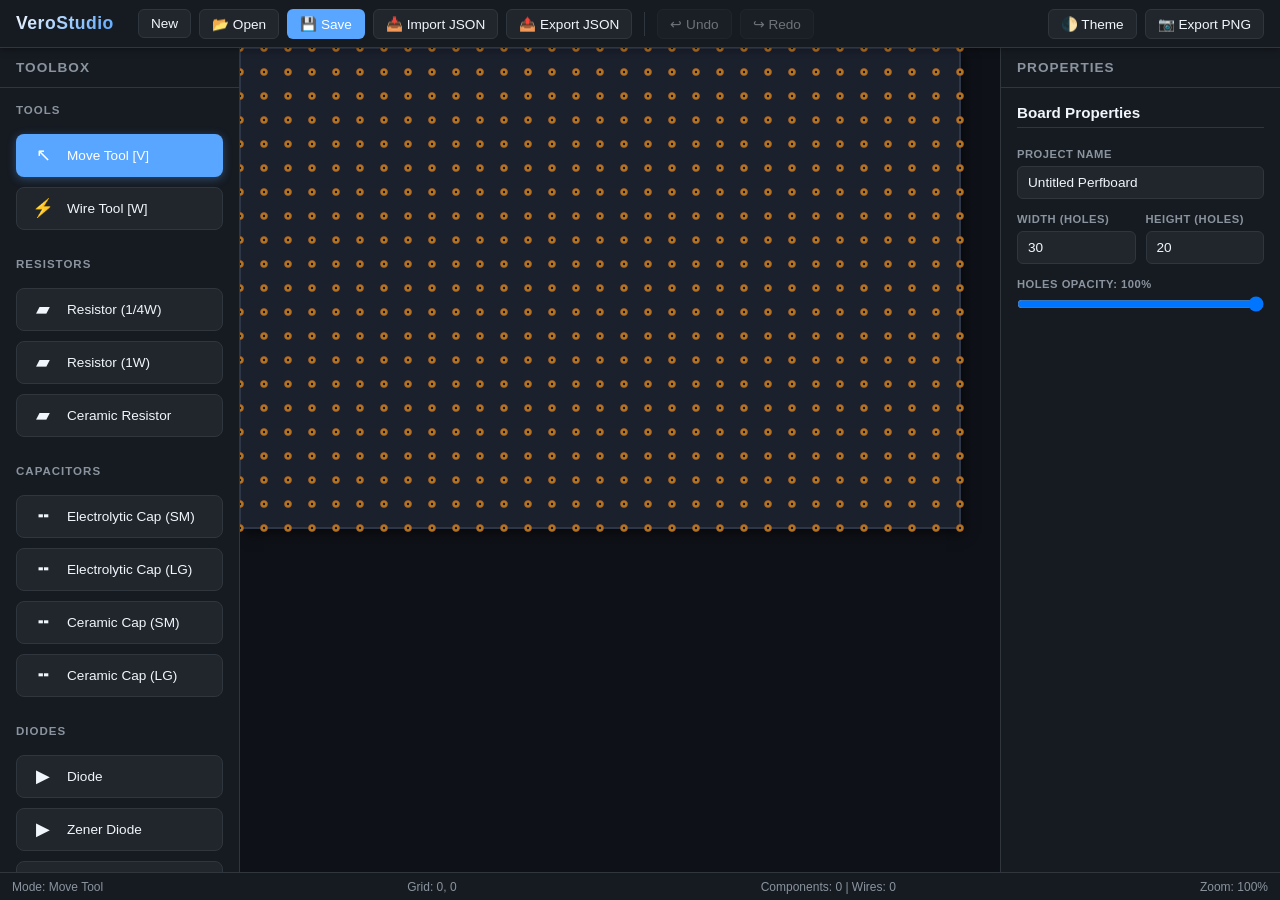
<file: index.html>
<!DOCTYPE html>
<html lang="en">
<head>
  <meta charset="UTF-8">
  <meta name="viewport" content="width=device-width, initial-scale=1.0">
  <meta name="description" content="VeroStudio — a browser-based perfboard circuit designer. Place components, draw wires, and design your prototype layout.">
  <title>VeroStudio - Perfboard Circuit Designer</title>
  <link rel="stylesheet" href="index.css">
</head>
<body>
  <div id="app-container">
    
    <!-- Top Toolbar -->
    <header id="toolbar">
      <div class="toolbar-group">
        <span class="toolbar-title">VeroStudio</span>
        <button id="btn-new" class="btn" title="New Project">New</button>
        <button id="btn-open" class="btn" title="Open .vero / .json file">📂 Open</button>
        <button id="btn-save" class="btn btn-primary" title="Save Project as .vero JSON">💾 Save</button>
        <button id="btn-import-json" class="btn" title="Import project from JSON file">📥 Import JSON</button>
        <button id="btn-export-json" class="btn" title="Export project as JSON file">📤 Export JSON</button>
        <div class="divider"></div>
        <button id="btn-undo" class="btn btn-disabled" title="Undo (Ctrl+Z)">↩ Undo</button>
        <button id="btn-redo" class="btn btn-disabled" title="Redo (Ctrl+Y / Ctrl+Shift+Z)">↪ Redo</button>
      </div>
      
      <div class="toolbar-group">
        <button id="btn-theme-toggle" class="btn" title="Toggle Light/Dark Theme">🌓 Theme</button>
        <button id="btn-export-png" class="btn" title="Export board as high-res PNG image">📷 Export PNG</button>
      </div>
    </header>

    <!-- Left Toolbox Sidebar -->
    <aside id="left-panel">
      <div class="panel-header">
        <span>Toolbox</span>
      </div>
      <div class="panel-content">
        <!-- Populated by src/ui/toolbox.js at runtime -->
      </div>
    </aside>

    <!-- Canvas Workspace -->
    <main id="canvas-container">
      <canvas id="main-canvas"></canvas>
    </main>

    <!-- Right Properties Panel -->
    <aside id="right-panel">
      <div class="panel-header">
        <span>Properties</span>
      </div>
      <div class="panel-content">
        <!-- Populated by src/ui/properties-panel.js at runtime -->
      </div>
    </aside>

    <!-- Bottom Status Bar -->
    <footer id="status-bar">
      <div id="status-mode">Mode: Select</div>
      <div id="status-coords">Grid: 0, 0</div>
      <div id="status-zoom">Zoom: 100%</div>
    </footer>

  </div>

  <!-- PNG Export Resolution Modal -->
  <div id="export-png-modal" class="modal-overlay" style="display:none;" role="dialog" aria-modal="true" aria-labelledby="export-modal-title">
    <div class="modal-box">
      <h2 id="export-modal-title">📷 Export PNG</h2>
      <p class="modal-desc">Choose the resolution scale for your exported image.</p>
      <div class="modal-options">
        <label class="modal-option" id="export-scale-1x">
          <input type="radio" name="export-scale" value="1" checked>
          <span class="option-label">1× — Standard</span>
          <span class="option-desc">Screen resolution (fast)</span>
        </label>
        <label class="modal-option" id="export-scale-2x">
          <input type="radio" name="export-scale" value="2">
          <span class="option-label">2× — High-DPI</span>
          <span class="option-desc">Double resolution (recommended)</span>
        </label>
        <label class="modal-option" id="export-scale-4x">
          <input type="radio" name="export-scale" value="4">
          <span class="option-label">4× — Ultra HD</span>
          <span class="option-desc">4× resolution (large file)</span>
        </label>
      </div>
      <label class="modal-bg-row">
        <input type="checkbox" id="export-transparent-bg"> Transparent background
      </label>
      <div class="modal-actions">
        <button id="export-png-cancel" class="btn">Cancel</button>
        <button id="export-png-confirm" class="btn btn-primary">⬇ Download</button>
      </div>
    </div>
  </div>

  <script type="module" src="src/main.js"></script>
</body>
</html>
</file>
<file: index.css>
/* Reset and Box Model */
* {
  box-sizing: border-box;
  margin: 0;
  padding: 0;
  user-select: none;
}

/* Custom Font - Outfit or Inter fallback */
@import url('https://fonts.googleapis.com/css2?family=Outfit:wght@300;400;500;600;700&display=swap');

:root {
  /* Color Palette - Dark Theme Defaults */
  --bg-app: #0e1117;
  --bg-sidebar: #161b22;
  --bg-panel: #21262d;
  --bg-panel-hover: #30363d;
  --border-color: #30363d;
  --text-primary: #f0f6fc;
  --text-secondary: #8b949e;
  --accent-color: #58a6ff;
  --accent-hover: #1f6feb;
  --danger-color: #f85149;
  --success-color: #3fb950;
  --shadow-color: rgba(0, 0, 0, 0.4);

  --font-sans: 'Outfit', -apple-system, BlinkMacSystemFont, "Segoe UI", Roboto, sans-serif;
  --sidebar-width-left: 240px;
  --sidebar-width-right: 280px;
  --toolbar-height: 48px;
  --statusbar-height: 28px;
}

/* Light Theme Overrides */
[data-theme="light"] {
  --bg-app: #f6f8fa;
  --bg-sidebar: #ffffff;
  --bg-panel: #f6f8fa;
  --bg-panel-hover: #eaeef2;
  --border-color: #d0d7de;
  --text-primary: #24292f;
  --text-secondary: #57606a;
  --accent-color: #0969da;
  --accent-hover: #0550ae;
  --danger-color: #cf222e;
  --success-color: #1a7f37;
  --shadow-color: rgba(140, 149, 159, 0.15);
}

body {
  font-family: var(--font-sans);
  background-color: var(--bg-app);
  color: var(--text-primary);
  overflow: hidden;
  height: 100vh;
  width: 100vw;
}

/* App Container Layout */
#app-container {
  display: grid;
  grid-template-rows: var(--toolbar-height) 1fr var(--statusbar-height);
  grid-template-columns: var(--sidebar-width-left) 1fr var(--sidebar-width-right);
  grid-template-areas:
    "toolbar toolbar toolbar"
    "left-panel canvas right-panel"
    "statusbar statusbar statusbar";
  height: 100vh;
  width: 100vw;
  transition: background-color 0.3s ease, color 0.3s ease;
}

/* Top Toolbar Styling */
#toolbar {
  grid-area: toolbar;
  background-color: var(--bg-sidebar);
  border-bottom: 1px solid var(--border-color);
  display: flex;
  align-items: center;
  justify-content: space-between;
  padding: 0 16px;
  z-index: 10;
  box-shadow: 0 1px 8px var(--shadow-color);
}

.toolbar-group {
  display: flex;
  align-items: center;
  gap: 8px;
}

.toolbar-title {
  font-weight: 700;
  font-size: 1.1rem;
  letter-spacing: 0.5px;
  background: linear-gradient(135deg, var(--text-primary), var(--accent-color));
  -webkit-background-clip: text;
  -webkit-text-fill-color: transparent;
  margin-right: 16px;
}

/* Left Toolbox Sidebar */
#left-panel {
  grid-area: left-panel;
  background-color: var(--bg-sidebar);
  border-right: 1px solid var(--border-color);
  display: flex;
  flex-direction: column;
  overflow-y: auto;
  z-index: 5;
}

/* Center Canvas Workspace */
#canvas-container {
  grid-area: canvas;
  position: relative;
  overflow: hidden;
  background-color: var(--bg-app);
  display: flex;
  align-items: center;
  justify-content: center;
}

#main-canvas {
  position: absolute;
  top: 0;
  left: 0;
  width: 100%;
  height: 100%;
  display: block;
}

/* Right Properties Panel */
#right-panel {
  grid-area: right-panel;
  background-color: var(--bg-sidebar);
  border-left: 1px solid var(--border-color);
  display: flex;
  flex-direction: column;
  overflow-y: auto;
  z-index: 5;
}

/* Bottom Status Bar Styling */
#status-bar {
  grid-area: statusbar;
  background-color: var(--bg-sidebar);
  border-top: 1px solid var(--border-color);
  display: flex;
  align-items: center;
  justify-content: space-between;
  padding: 0 12px;
  font-size: 0.75rem;
  color: var(--text-secondary);
  z-index: 10;
}

/* UI Elements and Buttons */
.panel-header {
  padding: 12px 16px;
  font-weight: 600;
  font-size: 0.85rem;
  text-transform: uppercase;
  letter-spacing: 1px;
  color: var(--text-secondary);
  border-bottom: 1px solid var(--border-color);
  display: flex;
  align-items: center;
  justify-content: space-between;
}

.panel-content {
  padding: 16px;
  flex: 1;
}

/* Styled Button */
.btn {
  background-color: var(--bg-panel);
  color: var(--text-primary);
  border: 1px solid var(--border-color);
  padding: 6px 12px;
  border-radius: 6px;
  font-family: var(--font-sans);
  font-size: 0.85rem;
  font-weight: 500;
  cursor: pointer;
  display: inline-flex;
  align-items: center;
  gap: 6px;
  transition: all 0.2s cubic-bezier(0.4, 0, 0.2, 1);
}

.btn:hover {
  background-color: var(--bg-panel-hover);
  border-color: var(--text-secondary);
}

.btn:active {
  transform: scale(0.97);
}

.btn-primary {
  background-color: var(--accent-color);
  color: #ffffff;
  border-color: transparent;
}

.btn-primary:hover {
  background-color: var(--accent-hover);
}

.btn-disabled {
  opacity: 0.4;
  cursor: not-allowed;
  pointer-events: none;
}

/* Horizontal Divider */
.divider {
  width: 1px;
  height: 24px;
  background-color: var(--border-color);
  margin: 0 4px;
}

/* Micro-animations */
@keyframes fadeIn {
  from { opacity: 0; transform: translateY(4px); }
  to { opacity: 1; transform: translateY(0); }
}

.animate-fade-in {
  animation: fadeIn 0.3s cubic-bezier(0.4, 0, 0.2, 1) forwards;
}

/* Toolbox Styles */
.toolbox-list {
  display: flex;
  flex-direction: column;
  gap: 10px;
}
.toolbox-btn {
  width: 100%;
  justify-content: flex-start;
  padding: 10px 14px;
  font-size: 0.85rem;
  border-radius: 8px;
  background-color: var(--bg-panel);
  border: 1px solid var(--border-color);
  color: var(--text-primary);
  display: flex;
  align-items: center;
  gap: 12px;
  cursor: pointer;
  transition: all 0.2s cubic-bezier(0.4, 0, 0.2, 1);
}
.toolbox-btn:hover {
  background-color: var(--bg-panel-hover);
  border-color: var(--text-secondary);
}
.toolbox-btn.active {
  background-color: var(--accent-color);
  border-color: transparent;
  color: #ffffff;
  box-shadow: 0 2px 8px rgba(88, 166, 255, 0.35);
}
.toolbox-icon {
  font-size: 1.1rem;
  display: flex;
  align-items: center;
  justify-content: center;
  width: 24px;
}
.toolbox-btn-label {
  font-weight: 500;
}
.toolbox-section-title {
  font-size: 0.72rem;
  color: var(--text-secondary);
  text-transform: uppercase;
  letter-spacing: 1px;
  margin-top: 18px;
  margin-bottom: 8px;
  font-weight: 600;
}
.toolbox-section-title:first-child {
  margin-top: 0;
}

/* Properties Panel Styles */
.prop-section {
  display: flex;
  flex-direction: column;
  gap: 14px;
}
.prop-title {
  font-size: 0.95rem;
  font-weight: 600;
  color: var(--text-primary);
  margin-bottom: 6px;
  padding-bottom: 6px;
  border-bottom: 1px solid var(--border-color);
}
.prop-group {
  display: flex;
  flex-direction: column;
  gap: 6px;
}
.prop-label {
  font-size: 0.7rem;
  color: var(--text-secondary);
  text-transform: uppercase;
  letter-spacing: 0.5px;
  font-weight: 600;
}
.prop-input {
  width: 100%;
  padding: 8px 10px;
  background-color: var(--bg-panel);
  border: 1px solid var(--border-color);
  color: var(--text-primary);
  border-radius: 6px;
  font-family: var(--font-sans);
  font-size: 0.85rem;
  outline: none;
  transition: border-color 0.2s, box-shadow 0.2s;
}
.prop-input:focus {
  border-color: var(--accent-color);
  box-shadow: 0 0 0 2px rgba(88, 166, 255, 0.25);
}
.prop-input-row {
  display: grid;
  grid-template-columns: 1fr 1fr;
  gap: 10px;
}
.color-picker-grid {
  display: grid;
  grid-template-columns: repeat(4, 1fr);
  gap: 8px;
  margin-top: 4px;
}
.color-swatch {
  height: 24px;
  border-radius: 6px;
  cursor: pointer;
  border: 2px solid transparent;
  box-shadow: inset 0 0 2px rgba(0,0,0,0.2);
  transition: transform 0.15s, border-color 0.15s;
}
.color-swatch:hover {
  transform: scale(1.1);
}
.color-swatch.active {
  border-color: var(--text-primary);
  transform: scale(1.05);
}
.prop-row-btn {
  width: 100%;
  padding: 8px;
  font-size: 0.82rem;
  font-weight: 500;
  border-radius: 6px;
  margin-top: 6px;
  justify-content: center;
}

/* Context Menu Styles */
.context-menu {
  background-color: var(--bg-sidebar);
  border: 1px solid var(--border-color);
  border-radius: 8px;
  box-shadow: 0 4px 16px var(--shadow-color);
  padding: 4px 0;
  min-width: 160px;
  font-family: var(--font-sans);
}
.context-menu-list {
  list-style: none;
  margin: 0;
  padding: 0;
}
.context-menu-item {
  padding: 8px 16px;
  font-size: 0.85rem;
  cursor: pointer;
  color: var(--text-primary);
  transition: background-color 0.15s;
}
.context-menu-item:hover {
  background-color: var(--bg-panel-hover);
}
.context-menu-item.disabled {
  opacity: 0.4;
  cursor: not-allowed;
  pointer-events: none;
}
.context-menu-separator {
  height: 1px;
  background-color: var(--border-color);
  margin: 4px 0;
}

/* ── PNG Export Modal ─────────────────────────────────────────────────── */
.modal-overlay {
  position: fixed;
  inset: 0;
  background: rgba(0, 0, 0, 0.65);
  backdrop-filter: blur(6px);
  -webkit-backdrop-filter: blur(6px);
  display: flex;
  align-items: center;
  justify-content: center;
  z-index: 9999;
  animation: fadeIn 0.18s ease;
}

.modal-box {
  background: var(--bg-sidebar);
  border: 1px solid var(--border-color);
  border-radius: 14px;
  padding: 28px 32px 24px;
  min-width: 360px;
  max-width: 440px;
  box-shadow: 0 20px 60px rgba(0, 0, 0, 0.5), 0 4px 16px rgba(0, 0, 0, 0.3);
  display: flex;
  flex-direction: column;
  gap: 16px;
}

.modal-box h2 {
  font-size: 1.15rem;
  font-weight: 700;
  color: var(--text-primary);
  margin: 0;
}

.modal-desc {
  font-size: 0.875rem;
  color: var(--text-secondary);
  line-height: 1.5;
}

.modal-options {
  display: flex;
  flex-direction: column;
  gap: 8px;
}

.modal-option {
  display: flex;
  align-items: center;
  gap: 12px;
  padding: 12px 14px;
  border-radius: 8px;
  border: 1px solid var(--border-color);
  background: var(--bg-panel);
  cursor: pointer;
  transition: all 0.18s ease;
  user-select: none;
}

.modal-option:hover {
  background: var(--bg-panel-hover);
  border-color: var(--accent-color);
}

.modal-option input[type="radio"] {
  accent-color: var(--accent-color);
  width: 16px;
  height: 16px;
  cursor: pointer;
  flex-shrink: 0;
}

.modal-option:has(input:checked) {
  border-color: var(--accent-color);
  background: rgba(88, 166, 255, 0.08);
  box-shadow: 0 0 0 2px rgba(88, 166, 255, 0.2);
}

.option-label {
  font-size: 0.875rem;
  font-weight: 600;
  color: var(--text-primary);
  flex: 1;
}

.option-desc {
  font-size: 0.75rem;
  color: var(--text-secondary);
}

.modal-bg-row {
  display: flex;
  align-items: center;
  gap: 10px;
  font-size: 0.875rem;
  color: var(--text-secondary);
  cursor: pointer;
  padding: 6px 0;
}

.modal-bg-row input[type="checkbox"] {
  accent-color: var(--accent-color);
  width: 15px;
  height: 15px;
  cursor: pointer;
}

.modal-actions {
  display: flex;
  justify-content: flex-end;
  gap: 10px;
  padding-top: 4px;
  border-top: 1px solid var(--border-color);
  margin-top: 4px;
}

.modal-actions .btn {
  min-width: 90px;
  justify-content: center;
}

/* Light theme overrides for modal */
[data-theme="light"] .modal-option:has(input:checked) {
  background: rgba(9, 105, 218, 0.06);
  box-shadow: 0 0 0 2px rgba(9, 105, 218, 0.2);
}
</file>
